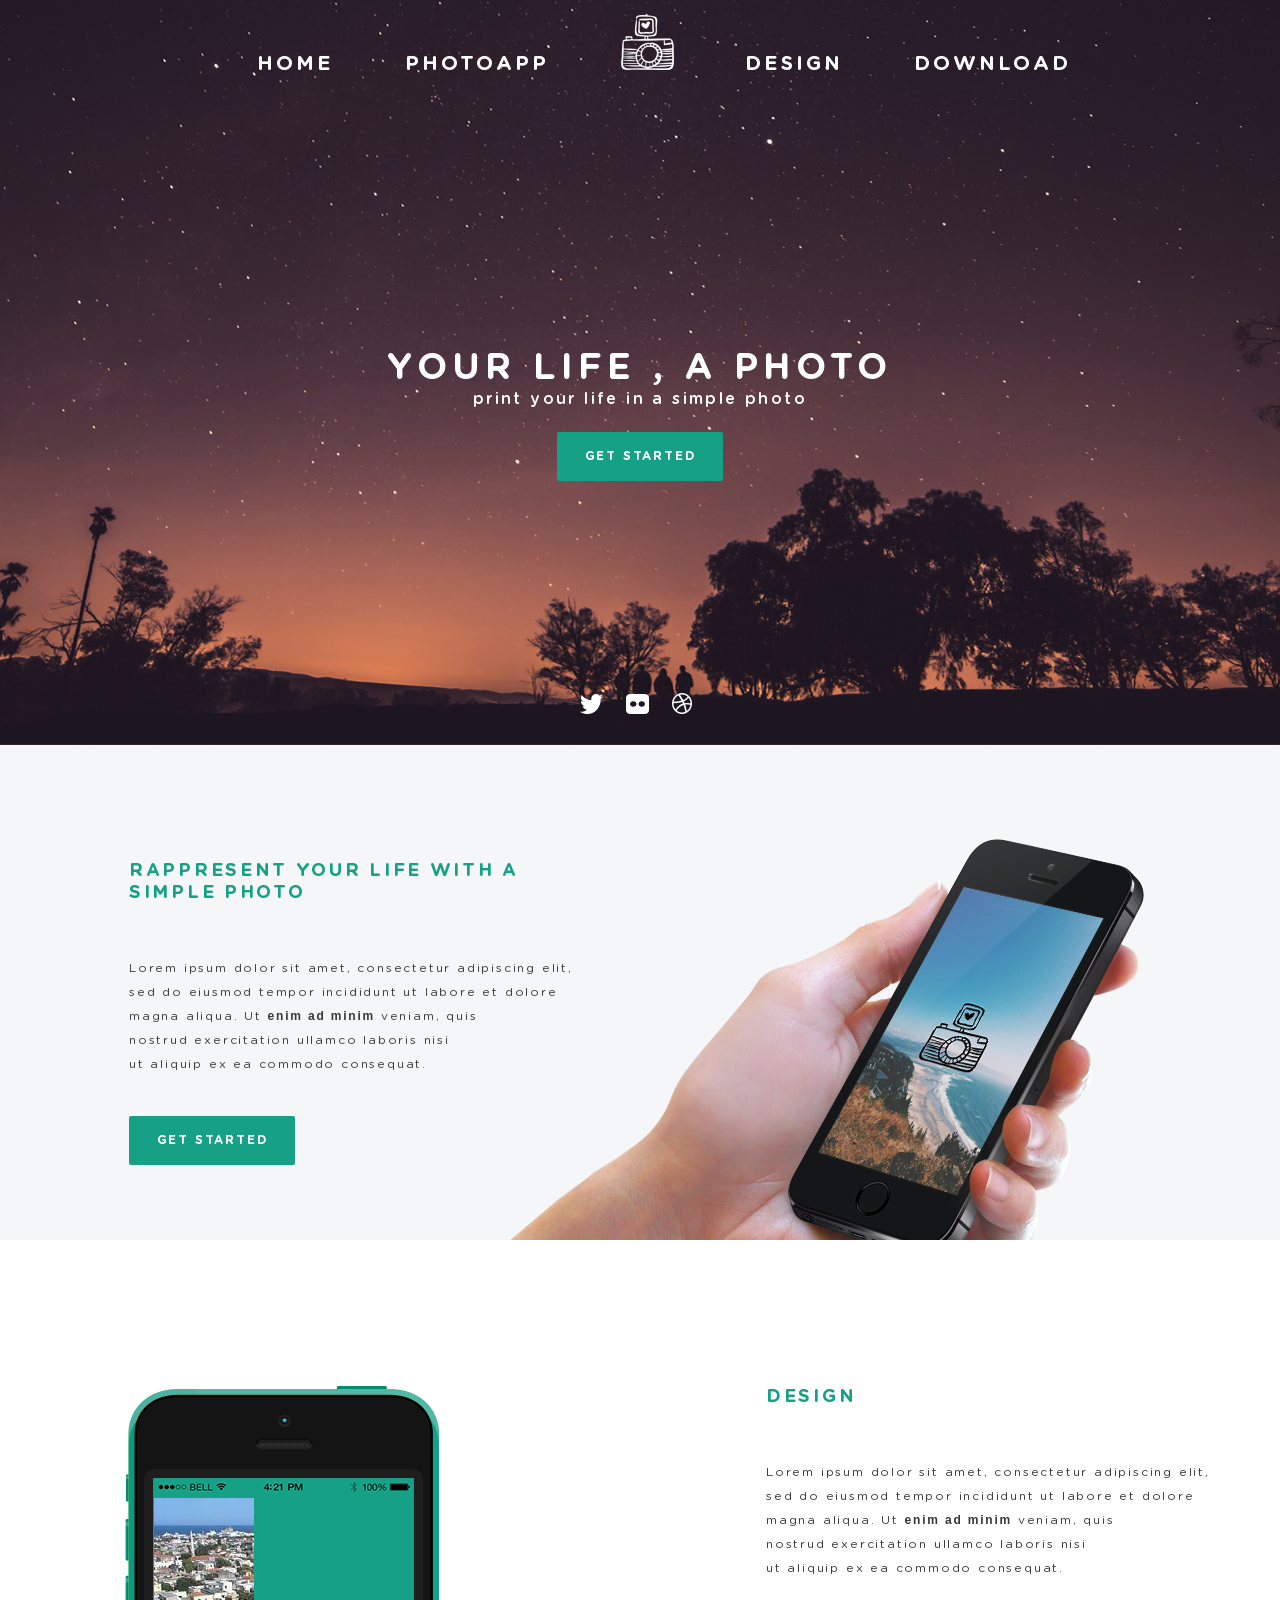
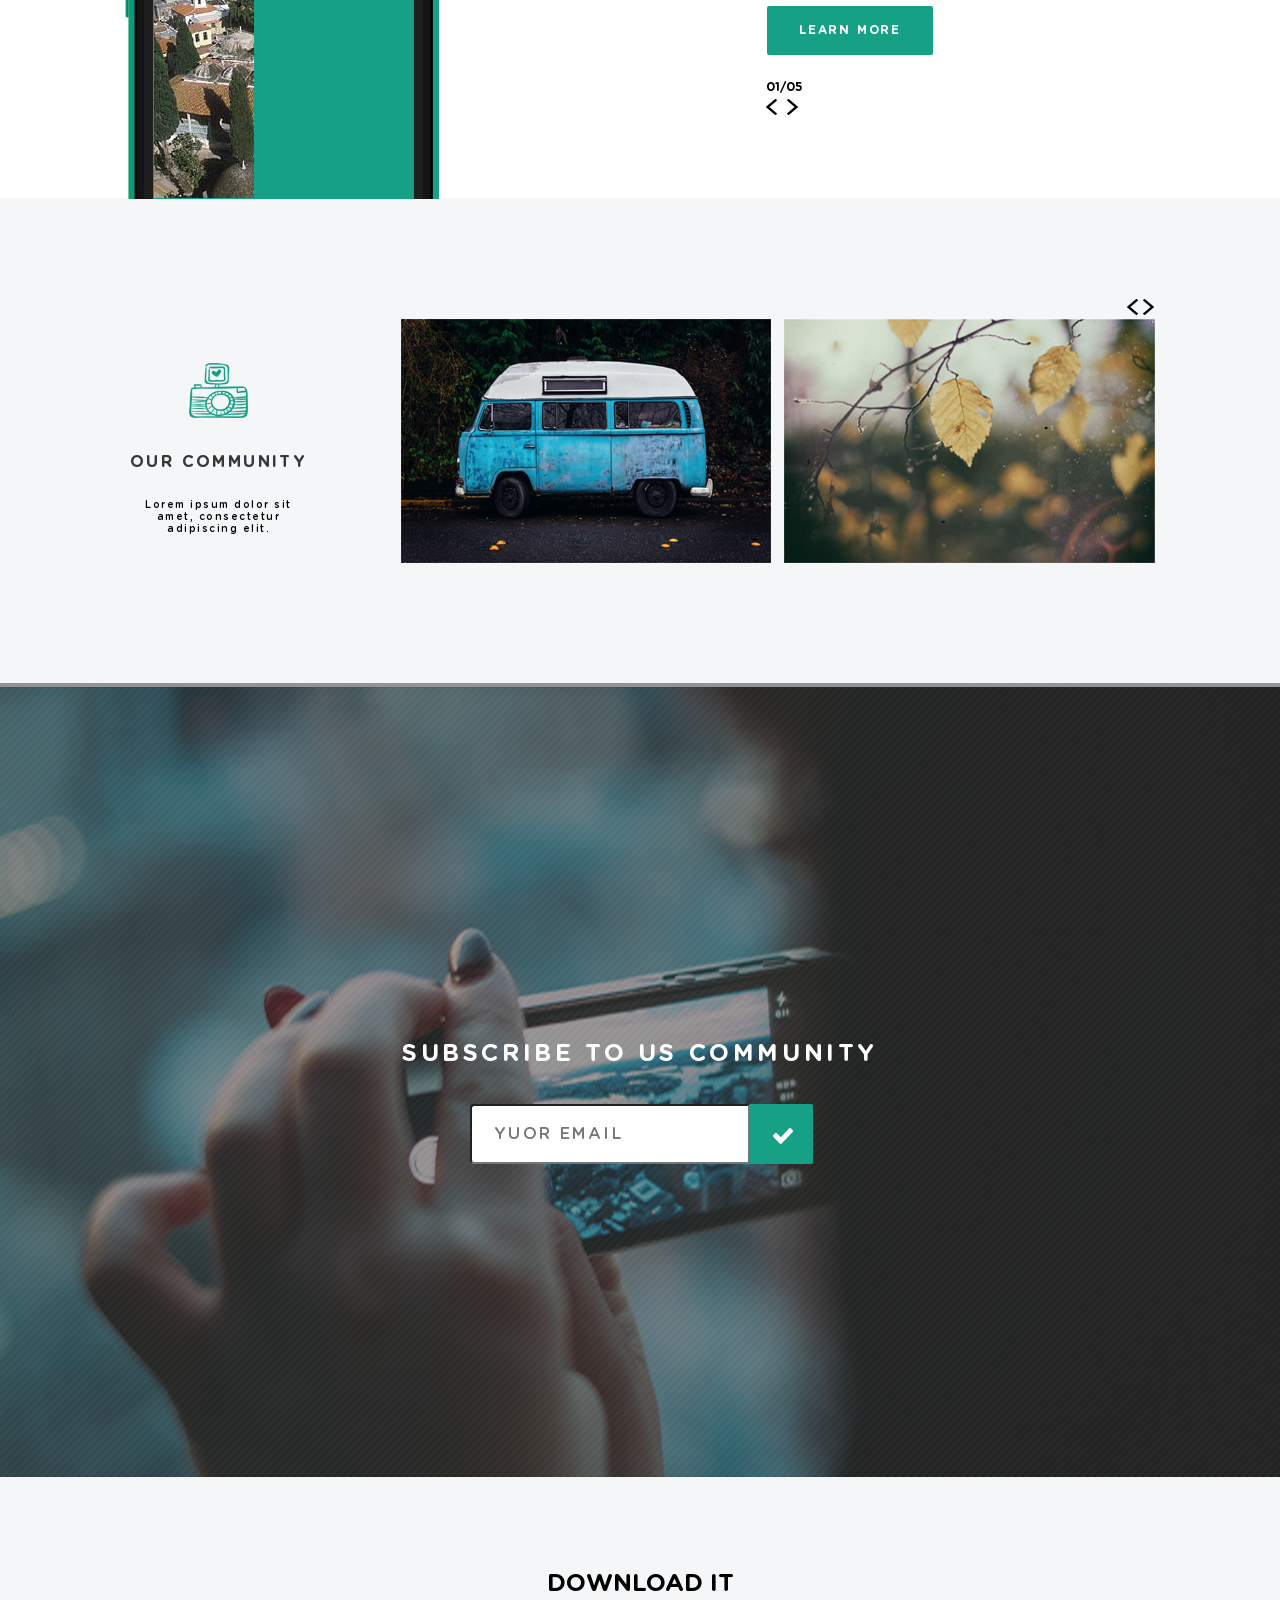
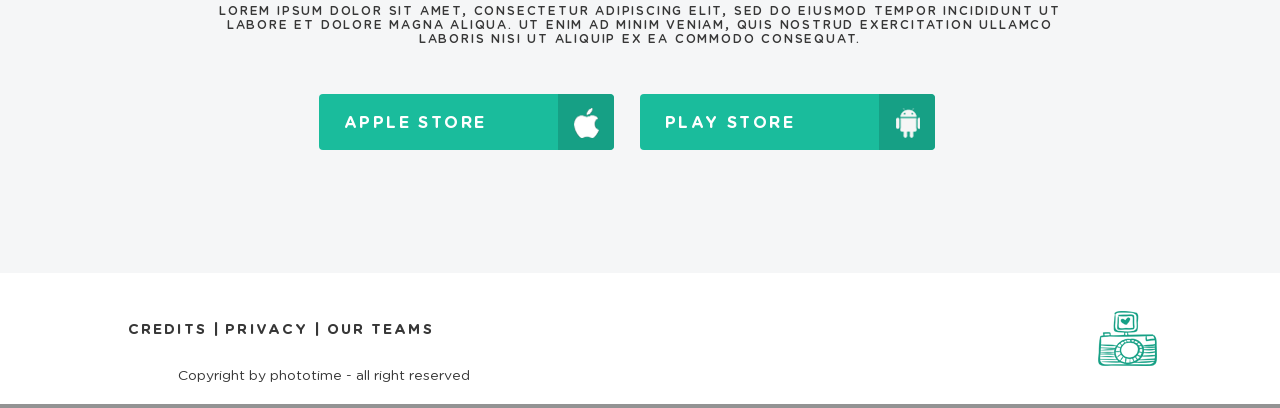
<file: Макет Phototime/index.html>
<!DOCTYPE html>
<html lang="en">
<head>
	<meta charset="UTF-8">
	<title>Макет</title>
	<link rel="stylesheet" href="style.css">
	<link rel="stylesheet" href="fonts.css">
	<link rel="stylesheet" type="text/css" href="slick/slick.css"/>
	<link rel="stylesheet" type="text/css" href="slick/slick-theme.css"/>
</head>
<body>
		<header class="header">
				<div class="wrapper">
					<nav class="header-nav">
							<ul>
								<li class="header-list-item">
									<a href="#" class="header-nav-link">HOME</a>
								</li>
								<li class="header-list-item">
									<a href="#" class="header-nav-link">PHOTOAPP</a>
								</li>
								<li class="header-list-item">
									<a href="#" class="header-nav-link">
										<img src="images/whitefoto.png" alt="Your phone">
									</a>
								</li>
								<li class="header-list-item">
									<a href="#" class="header-nav-link">DESIGN</a>
								</li>
								<li class="header-list-item">
									<a href="#" class="header-nav-link">DOWNLOAD</a>
								</li>
							</ul>
						</nav>
					<div class="header-logo">
						<h1>YOUR LIFE , A PHOTO</h1>
						<p class="slogan">print your life in a simple photo</p>
						<a href="#">
						<label class="header-botom">
				          <input type="submit" value="GET STARTED">
				          GET STARTED
							</label>
						</a>
					</div>
					<div class="header-soc">
						<ul>
							<a href="#">
								<li class="twit">
									<img src="images/twitter.png" alt="Your phone">
								</li>
							</a>
							<a href="#">
								<li class="inst">
									<img src="images/ficir.png" alt="Your phone">
								</li>
							</a>
							<a href="#">
								<li class="round">
									<img src="images/dribble.png" alt="Your phone">
								</li>
								</a>
						</ul>
					</div>
			</div>
		</header>
			<div class="contant1">
				<div class="wrapper">
							<div class="contant1_init">
									<h2>Rappresent your life with a<br />simple photo</h2>
									<section>Lorem ipsum dolor sit amet, consectetur adipiscing elit,<br />sed do eiusmod tempor incididunt ut labore et dolore<br />magna aliqua. Ut <strong>enim ad minim</strong> veniam, quis<br />nostrud exercitation ullamco laboris nisi<br />ut aliquip ex ea commodo consequat.</section>
									<a href="#">
											<label class="contant1-botom">
								          <input type="submit" value="GET STARTED">
								          GET STARTED
											</label>
							</a>
							</div>
					</div>
			</div>
			<div class="contant2">
				<div class="wrapper">
					<div class="contant2-sl">
								<div class="sl-slide1">
										<a href="#">
											<img src="images/49_big.jpg" alt="img">
										</a>
								</div>
								<div class="sl-slide1">
										<a href="#">
											<img src="images/663.jpg" alt="img">
										</a>
									</div>
								<div class="sl-slide1">
										<a href="#">
											<img src="images/Home-Page.jpg" alt="img">
										</a>
								</div>
								<div class="sl-slide1">
										<a href="#">
											<img src="images/gz.jpg" alt="img">
										</a>
									</div>
								<div class="sl-slide1">
										<a href="#">
											<img src="images/Strange-Homes.jpg" alt="img">
										</a>
								</div>
								<div class="sl-slide1">
										<a href="#">
											<img src="images/355.jpg" alt="img">
										</a>
									</div>
						</div>
					<div class="contant2_init">
						<h2>DESIGN</h2>
						<section>Lorem ipsum dolor sit amet, consectetur adipiscing elit,<br />sed do eiusmod tempor incididunt ut labore et dolore<br />magna aliqua. Ut <strong>enim ad minim</strong> veniam, quis<br />nostrud exercitation ullamco laboris nisi<br />ut aliquip ex ea commodo consequat.</section>
						<a href="#">
							<label class="contant2-botom">
				          <input type="submit" value="LEARN MORE">
				          LEARN MORE
							</label>
						</a>
						<div class="more">01/05</div>
						<div class="bottom-left"></div>
						<div class="bottom-right"></div>
					</div>
				</div>
			</div>
			<div class="contant3">
				<div class="wrapper">
						<div class="community">
								<div class="contant3-logo">
										<img src="images/greenfoto.png" alt="Your phone">
								</div>
								<h3 class="our">OUR COMMUNITY</h3>
								<div class="com_p">Lorem ipsum dolor sit<br/>amet, consectetur<br/>adipiscing elit.
								</div>
						</div>
						<div class="contant3-sl">
								<div class="sl-slide">
										<a href="#">
											<img src="images/image2.png" alt="Your phone">
										</a>
								</div>
								<div class="sl-slide">
										<a href="#">
											<img src="images/image1.png" alt="Your phone">
										</a>
									</div>
								<div class="sl-slide">
										<a href="#">
											<img src="images/image2.png" alt="Your phone">
										</a>
								</div>
								<div class="sl-slide">
										<a href="#">
											<img src="images/image1.png" alt="Your phone">
										</a>
									</div>
								<div class="sl-slide">
										<a href="#">
											<img src="images/image2.png" alt="Your phone">
										</a>
								</div>
								<div class="sl-slide">
										<a href="#">
											<img src="images/image1.png" alt="Your phone">
										</a>
									</div>
						</div>
						</div>
					</div>
			<div class="contant4">
				<div class="wrapper">
					<div class="contant4_init">
						<h4>subscribe to us community</h4>
						<form name="mailex" method="post" ectype="text/plain" 
						action="mailto:ваша_почта">
							<input type="text" name="email" placeholder="YUOR EMAIL"/></form>
							<label class="file-upload">
				          <input type="submit" value="✔">
				          <a href="#">
				          	<img src="images/click.png" alt="Your click">
				          </a>
							</label>
					</div>
				</div>
			</div>
			<div class="contant5">
				<div class="wrapper">
						<div class="cont5_con">
							<h3>Download it</h3>
							<div class="store">Lorem ipsum dolor sit amet, consectetur adipiscing elit, sed do eiusmod tempor incididunt ut labore et dolore magna aliqua. Ut enim ad minim veniam, quis nostrud exercitation ullamco laboris nisi ut aliquip ex ea commodo consequat.</div>
							<div class="cont5_bottom">
								<a href="#">
									<div class="apple_store">apple store</div>
								</a>
								<a href="#">
									<div class="play_store">play store</div>
								</a>
							</div>
						</div>
				</div>
			</div>
		<footer class="footer">
			<div class="wrapper">	
				<div class="footer_right">
					<div class="credit">
						<a href="#">CREDITS</a>
		 				<a href="#">PRIVACY</a>
		 				<a href="#">OUR TEAMS</a>
					</div>
					<div class="credit-p">Copyright by phototime - all right reserved</div>
				</div>
				<a href="#">
							<div class="footer_img">
								<img src="images/greenfoto.png" alt="Your poto">
							</div>
				</a>
			</div>
		</footer>
<script src="https://ajax.googleapis.com/ajax/libs/jquery/3.2.1/jquery.min.js"></script>
<script type="text/javascript" src="slick/slick.min.js"></script>
 <script type="text/javascript">
    $(document).ready(function(){
       $('.contant3-sl').slick({
			  slidesToShow: 2,
			  slidesToScroll: 1,
			  autoplay: true,
			  autoplaySpeed: 3000,
			  dots: false,
			  prevArrow: '<div class="prev"><img src="images/last.png"></div>',
				nextArrow: '<div class="next"><img src="images/next.png"></div>'
			});
    });
     $(document).ready(function(){
       $('.contant2-sl').slick({
			  slidesToShow: 1,
			  slidesToScroll: 1,
			  autoplay: true,
			  autoplaySpeed: 3000,
			  dots: false,
			  fade: true,
			  prevArrow: '<div class="prev1"><img src="images/last.png"></div>',
				nextArrow: '<div class="next1"><img src="images/next.png"></div>'
			});
    });
  </script>
  </body>
</html>
</file>
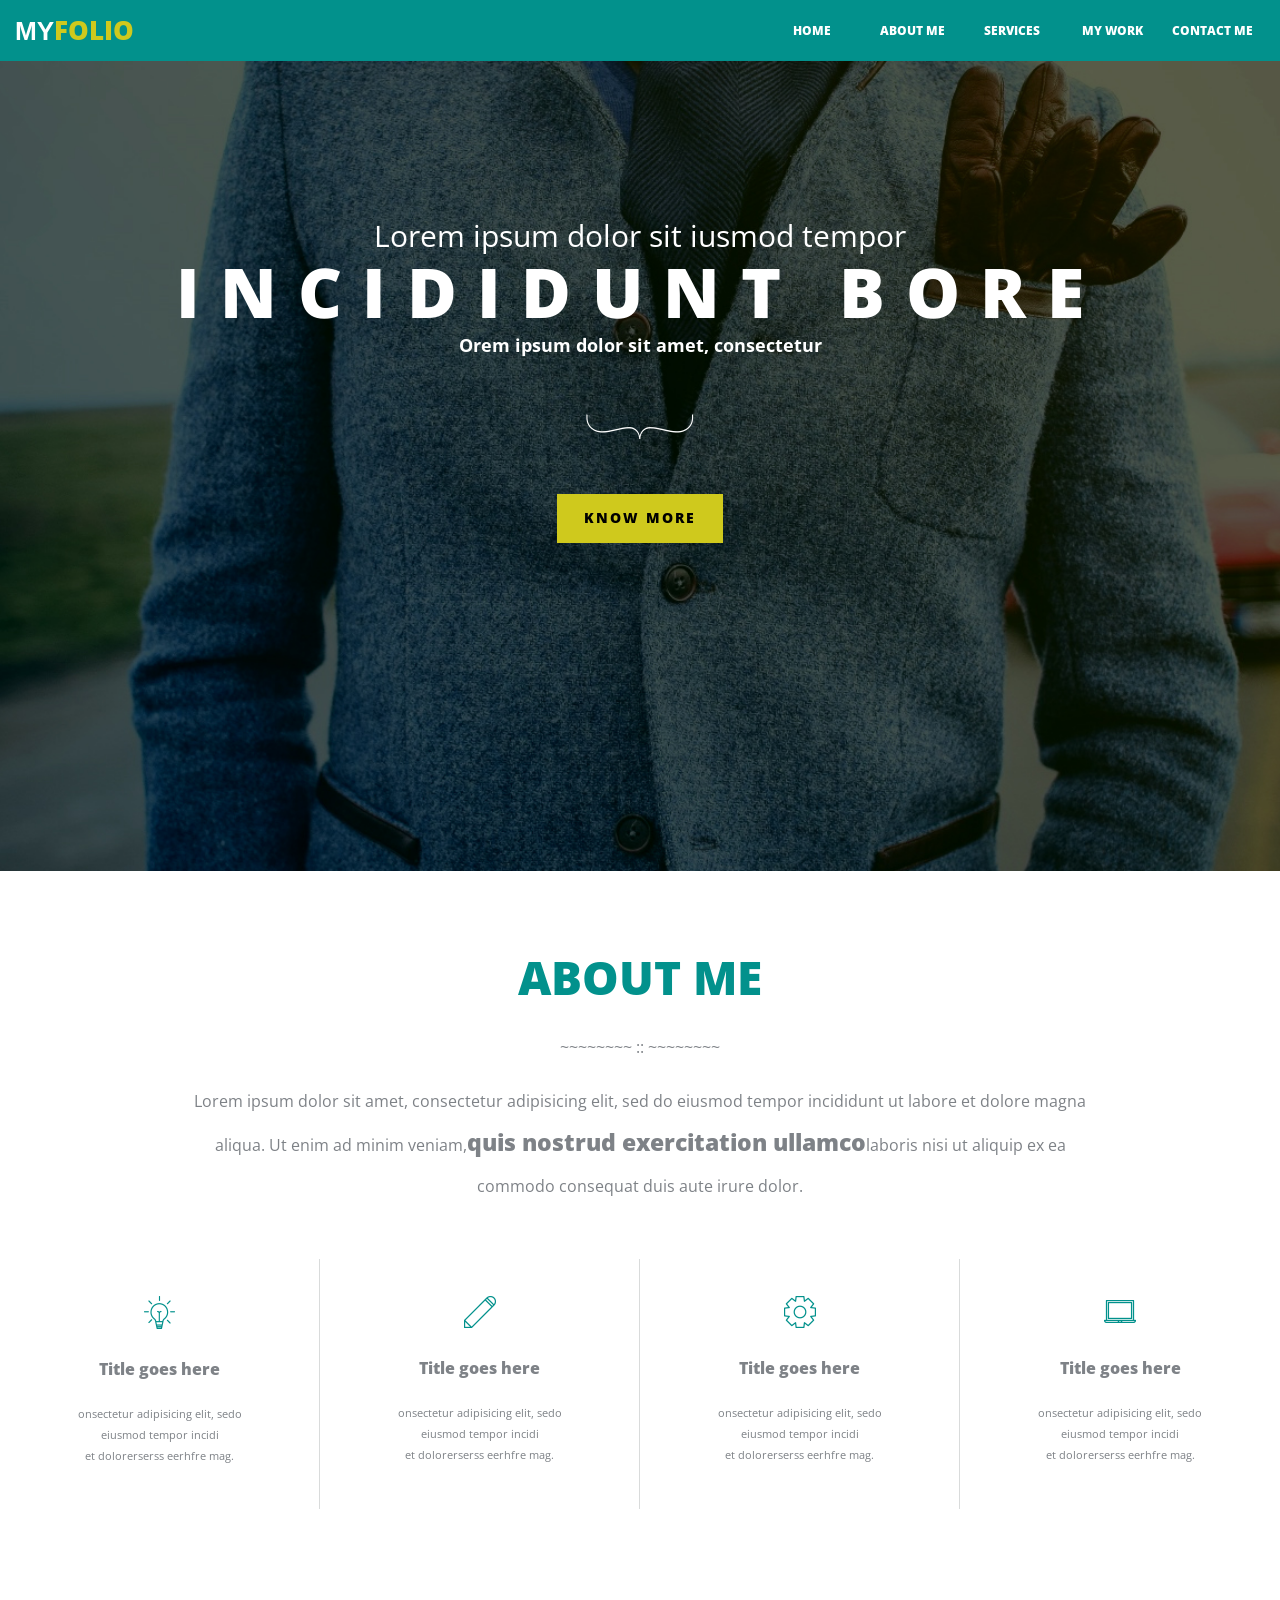
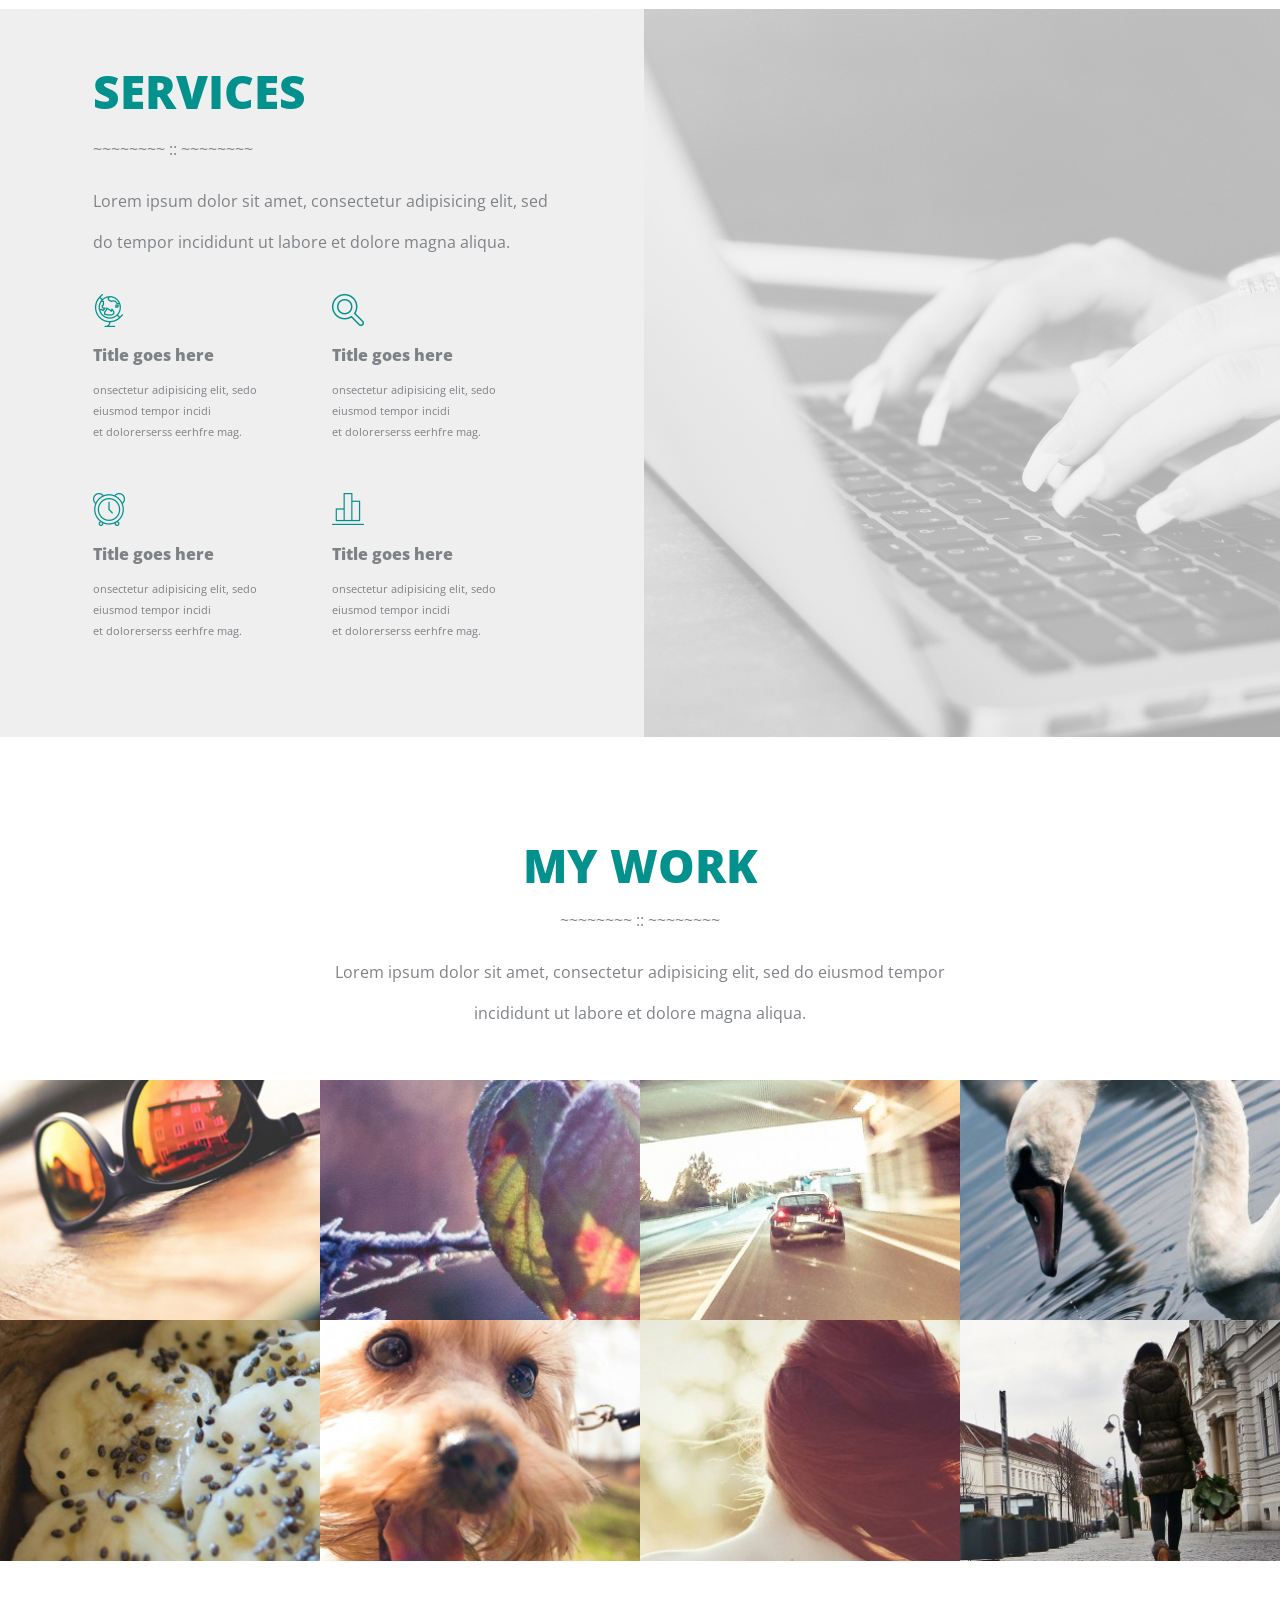
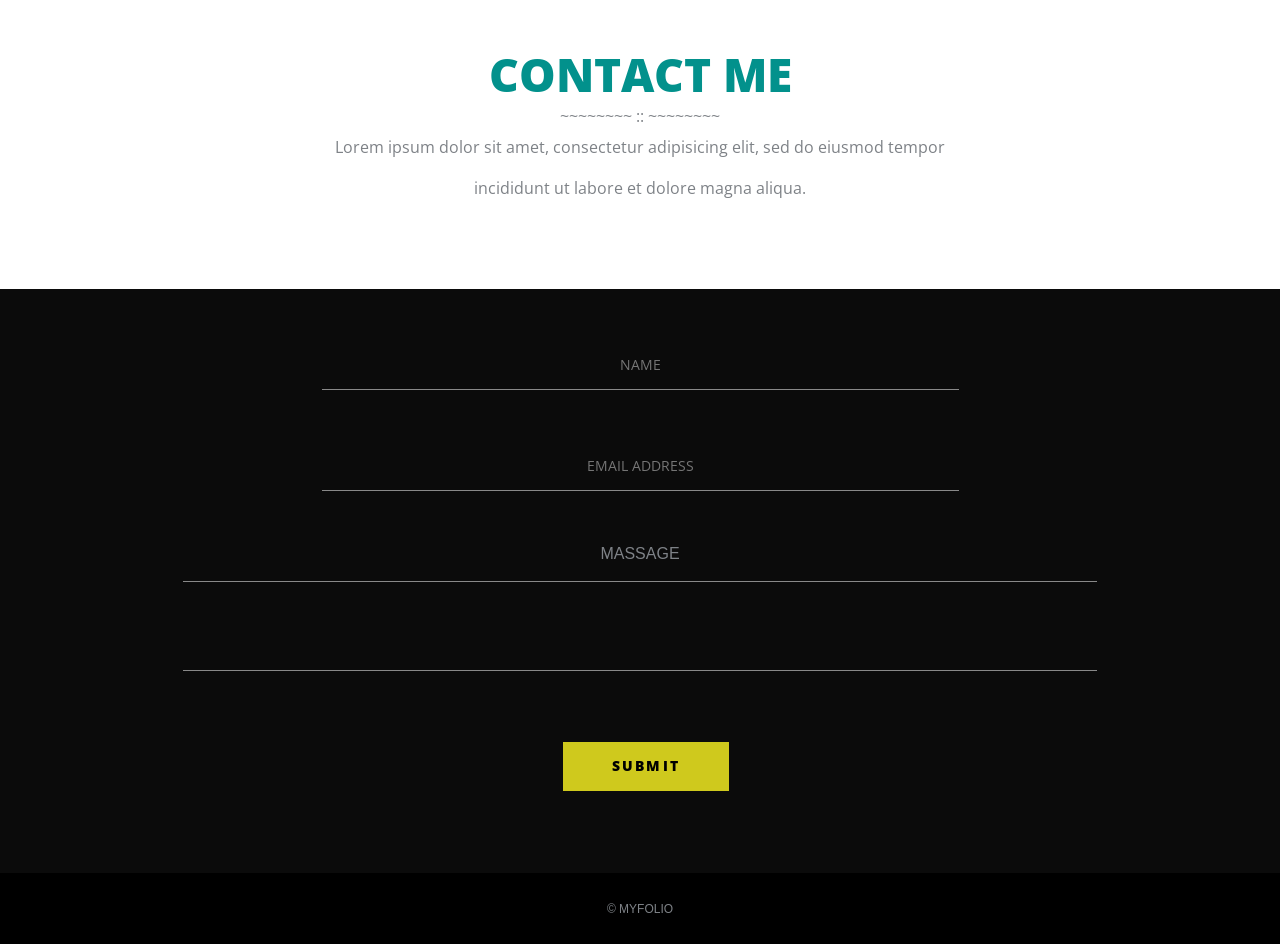
<file: Макет№1/index.html>
<!DOCTYPE html>
<html lang="en">
<head>
	<meta charset="UTF-8">
	<title>Макет №1</title>
	<meta name="viewport" content="width=device-width, initial-scale=1">
	<link href="https://fonts.googleapis.com/css?family=Open+Sans:400,700,800" rel="stylesheet">
	<link rel="stylesheet" href="style.css">
	<link rel="stylesheet" href="style-responsive.css">
</head>
<body>
	<div class="container">
			<header class="header">
				<div class="wrapper1">
					<a href="#" class="header-logo"><b style="color:#fff">MY</b>FOLIO</a>
					<label class="nav-burger" id="burger1" data-toggle="dropdown" for="burger">Menu</label>
					<ul id="mobile-nav" class="nav">
						<li class="nav-link"><a href="#" class="nav-link">HOME</a></li>
						<li class="nav-link"><a href="#ABOUT_ME" class="nav-link">ABOUT ME</a></li>
						<li class="nav-link"><a href="#SERVICES" class="nav-link">SERVICES</a></li>
						<li class="nav-link"><a href="#MY_WORK" class="nav-link">MY WORK</a></li>
						<li class="nav-link"><a href="#CONTACT_ME" class="nav-link">CONTACT ME</a></li>
					</ul>

					<nav class="header-nav">
						<ul>
							<li class="header-list-item">
								<a href="#" class="header-nav-link">HOME</a>
							</li>
							<li class="header-list-item">
									<a href="#ABOUT_ME" class="header-nav-link">ABOUT ME</a>
							</li>
							<li class="header-list-item">
									<a href="#SERVICES" class="header-nav-link">SERVICES</a>
							</li>
							<li class="header-list-item">
									<a href="#MY_WORK" class="header-nav-link">MY WORK</a>
							</li>
							<li class="header-list-item">
									<a href="#CONTACT_ME" class="header-nav-link">CONTACT ME</a>
							</li>
						</ul>
					</nav> 
				</div>
			</header>
			<div class="contant1">
				<div class="wrapper">
					<div class="contant1-box">
						<div class="contant1-init">Lorem ipsum dolor sit iusmod tempor</div>
						<h1>incididunt bore</h1>
						<p>Orem ipsum dolor sit amet, consectetur</p>
						<div class="skob">
							<img src="images/skoba.png" alt="My folio">
						</div>
						<a href="#" class="contant1-botom">KNOW MORE</a>
					</div>
				</div>
			</div>
			<div id="ABOUT_ME" class="contant2">
				<div class="wrapper">
					<div class="contant2-init">
						<h2>ABOUT ME</h2>
						<div class="contant2-slash">~~~~~~~~ :: ~~~~~~~~</div>
						<div class="cont2-p">Lorem ipsum dolor sit amet, consectetur adipisicing elit, sed do eiusmod tempor incididunt ut labore et dolore magna aliqua. Ut enim ad minim veniam,<strong>quis nostrud exercitation ullamco</strong>laboris nisi ut aliquip ex ea commodo consequat duis aute irure dolor.</div>
					</div>
					<div class="contant2-nav">
						<ul>
							<li class="contant2-list-item">
								<img src="images/lamp.png" alt="My idea" >
								<h3>Title goes here</h3>
								<div class="cont2-div"><p>onsectetur adipisicing elit, sedo</p><p>eiusmod tempor incidi</p><p>et dolorerserss eerhfre mag.</p></div>
							</li>
							<li class="contant2-list-item">
								<img src="images/pen.png" alt="My note">
								<h3>Title goes here</h3>
								<div  class="cont2-div"><p>onsectetur adipisicing elit, sedo</p><p>eiusmod tempor incidi</p><p>et dolorerserss eerhfre mag.</p></div>
							</li>
							<li class="contant2-list-item">
								<img src="images/sitting.png" alt="My sitting">
								<h3>Title goes here</h3>
								<div  class="cont2-div"><p>onsectetur adipisicing elit, sedo</p><p>eiusmod tempor incidi</p><p>et dolorerserss eerhfre mag.</p></div>
							</li>
							<li class="contant2-list-item">
								<img src="images/komp.png" alt="My comp">
								<h3>Title goes here</h3>
								<div  class="cont2-div"><p>onsectetur adipisicing elit, sedo</p><p>eiusmod tempor incidi</p><p>et dolorerserss eerhfre mag.</p></div>
							</li>
						</ul>
					</div>
				</div>
			</div>
			<div id="SERVICES" class="contant3">
				<div class="wrapper">
					<div class="contant3-init">
							<h2>SERVICES</h2>
							<div class="contant3-slash">~~~~~~~~ :: ~~~~~~~~</div>
							<div class="contant3-disc">Lorem ipsum dolor sit amet, consectetur adipisicing elit, sed do tempor incididunt ut labore et dolore magna aliqua.</div>
							<div class="contant3-nav">
								<ul>
									<li class="contant3-list-item">
											<img src="images/globe.png" alt="Globe">
											<h3>Title goes here</h3>
											<div class="cont3-div"><p>onsectetur adipisicing elit, sedo</p><p>eiusmod tempor incidi</p><p>et dolorerserss eerhfre mag.</p></div>
									</li>
									<li class="contant3-list-item">
												<img src="images/search.png" alt="Search">
												<h3>Title goes here</h3>
												<div class="cont3-div"><p>onsectetur adipisicing elit, sedo</p><p>eiusmod tempor incidi</p><p>et dolorerserss eerhfre mag.</p></div>
									</li>
									<li class="contant3-list-item">
												<img src="images/clock.png" alt="Clock">
												<h3>Title goes here</h3>
												<div class="cont3-div"><p>onsectetur adipisicing elit, sedo</p><p>eiusmod tempor incidi</p><p>et dolorerserss eerhfre mag.</p></div>
									</li>
									<li class="contant3-list-item">
												<img src="images/scale.png" alt="Scale">
												<h3>Title goes here</h3>
												<div class="cont3-div"><p>onsectetur adipisicing elit, sedo</p><p>eiusmod tempor incidi</p><p>et dolorerserss eerhfre mag.</p></div>
									</li>
								</ul>
							</div>
					</div>
				</div>
			</div>
			<div id="MY_WORK" class="contant4">
				<div class="wrapper">
					<div class="contant4-init">
						<h2>MY WORK</h2>
						<div class="contant4-slash">~~~~~~~~ :: ~~~~~~~~</div>
						<div class="cont4-div">Lorem ipsum dolor sit amet, consectetur adipisicing elit, sed do eiusmod tempor incididunt ut labore et dolore magna aliqua.</div>
					</div>
				</div>
					<div class="row">
						<ul>
							<li>
								<a href="#" class="contant4-nav-link">
										<img src="images/foto1.jpg" alt="Foto1" width="317px" height="238px">
										<div class="description">
											<div class="description-box">
												<h3>Title goes here</h3>
												<div class="description_text"><p>onsectetur adipisicing elit, sedo</p><p> eiusmod tempor incidi</p><p>et dolorerserss eerhfre mag.</p></div>
											</div>
										</div>
								</a>
							</li>
							<li>
								<a href="#" class="contant4-nav-link">
										<img src="images/foto2.jpg" alt="Foto2" width="317px" height="238">
										<div class="description">
											<div class="description-box">
												<h3>Title goes here</h3>
												<div class="description_text"><p>onsectetur adipisicing elit, sedo</p><p> eiusmod tempor incidi</p><p>et dolorerserss eerhfre mag.</p></div>
											</div>
										</div>
								</a>
							</li>
							<li>
								<a href="#" class="contant4-nav-link">
										<img src="images/foto3.jpg" alt="Foto3" width="317px" height="238px">
										<div class="description">
											<div class="description-box">
												<h3>Title goes here</h3>
												<div class="description_text"><p>onsectetur adipisicing elit, sedo</p><p> eiusmod tempor incidi</p><p>et dolorerserss eerhfre mag.</p></div>
											</div>
										</div>
								</a>
							</li>
							<li>
								<a href="#" class="contant4-nav-link">
										<img src="images/foto4.jpg" alt="Foto4" width="317px" height="238px">
										<div class="description">
											<div class="description-box">
												<h3>Title goes here</h3>
												<div class="description_text"><p>onsectetur adipisicing elit, sedo</p><p> eiusmod tempor incidi</p><p>et dolorerserss eerhfre mag.</p></div>
											</div>
										</div>
								</a>
							</li>
							<li>
								<a href="#" class="contant4-nav-link">
										<img src="images/foto5.jpg" alt="Foto5" width="317px" height="238px">
										<div class="description">
											<div class="description-box">
												<h3>Title goes here</h3>
												<div class="description_text"><p>onsectetur adipisicing elit, sedo</p><p> eiusmod tempor incidi</p><p>et dolorerserss eerhfre mag.</p></div>
											</div>
										</div>
								</a>
							</li>
							<li>
								<a href="#" class="contant4-nav-link">
										<img src="images/foto6.jpg" alt="Foto6" width="317px" height="238px">
										<div class="description">
											<div class="description-box">
												<h3>Title goes here</h3>
												<div class="description_text"><p>onsectetur adipisicing elit, sedo</p><p> eiusmod tempor incidi</p><p>et dolorerserss eerhfre mag.</p></div>
											</div>
										</div>
								</a>
							</li>
							<li>
								<a href="#" class="contant4-nav-link">
										<img src="images/foto7.jpg" alt="Foto7" width="317px" height="238px">
										<div class="description">
											<div class="description-box">
												<h3>Title goes here</h3>
												<div class="description_text"><p>onsectetur adipisicing elit, sedo</p><p> eiusmod tempor incidi</p><p>et dolorerserss eerhfre mag.</p></div>
											</div>
										</div>
								</a>
							</li>
							<li>
								<a href="#" class="contant4-nav-link">
										<img src="images/foto8.jpg" alt="Foto8" width="317px" height="238px">
										<div class="description">
											<div class="description-box">
												<h3>Title goes here</h3>
												<div class="description_text"><p>onsectetur adipisicing elit, sedo</p><p> eiusmod tempor incidi</p><p>et dolorerserss eerhfre mag.</p></div>
											</div>
										</div>
								</a>
							</li>
						</ul>
					</div>
			</div>
			<div id="CONTACT_ME" class="contant5">
				<div class="wrapper">
					<div class="contant5_init">
						<h2>CONTACT ME</h2>
						<span class="contant5-slash">~~~~~~~~ :: ~~~~~~~~</span>
						<div class="cont5-div">Lorem ipsum dolor sit amet, consectetur adipisicing elit, sed do eiusmod tempor incididunt ut labore et dolore magna aliqua.</div>
					</div>
				</div>
			</div>
			<div class="contant6">
				<div class="wrapper">
					<form class="contact_form" action="#" method="post" name="contact_form">
							<div class="input-group">
						    <label for="name"></label>
						    <input type="text" placeholder="NAME" name="name" required>
						  </div>
						  <div class="input-group">
						    <label for="email"></label>
						    <input type="email" placeholder="EMAIL ADDRESS" name="email" required>
						  </div>
						  <div class="input-group">
   					 		<label for="message">MASSAGE</label>
      					<textarea name="message" maxlength="350"></textarea>
  						</div>
  						<label class="form_bottom">SUBMIT
								<input type="submit" value="SUBMIT">
							</label>
					</form>
				</div>
			</div>	
</div>
			<footer class="footer">
				<div class="wrapper">
					<a href="#" class="footer_text"><span>© MYFOLIO</span></a>
				</div>
			</footer>
	<script src="https://ajax.googleapis.com/ajax/libs/jquery/3.2.1/jquery.min.js"></script>
	<script>
		$('#burger1').on('click', function() {
		  $(this).toggleClass('active')
		  $('#mobile-nav').toggleClass('open')
		})

		$('.nav a').on('click', function() {
		  $('#burger1').removeClass('active')
		  $('#mobile-nav').removeClass('open')
		})
	</script>
</body>
</html>
</file>
<file: Макет Phototime/style.css>
*{
	margin: 0;
	padding: 0;
	box-sizing: border-box;
	font-family: sans-serif;
}
body {
	background-color: #939393;
	margin: 0;
	font-size: 16px;
	width: 100%;
	height: 100%;
}
.wrapper {
	width: 1280px;
	height: 100%;
	margin-left: auto;
	margin-right: auto;
	position: relative;
}
header {
	width: 100%;
	height: 46.563em;
	background: url(images/header.png) 100% 100% no-repeat;
	background-color: #573941;
	background-size: contain;
	background-position: 50% 50%;
}
.header-nav {
	padding-left: 4.063em;
  margin-left: auto;
  margin-right: auto;
  text-align: center;
}
.header-nav a {
  font-size: 20px;
  text-decoration: none;
  display: inline-block;
  padding: 0.625em 1.250em;
  color: #fff;
}
.header-nav-link {
	display: inline-block;
	padding: 0.625em 1.250em;
	color: #fff;
	text-decoration: none;
	font: 16px GothamRounded bold;
	letter-spacing: 0.15em;
}
.header-nav-link:after,
.header-nav-link:before {
  -webkit-backface-visibility: hidden;
          backface-visibility: hidden;
  border: 1px solid rgba(31, 203, 169, 0);
  bottom: 0px;
  content: " ";
  display: block;
  margin: 0 auto;
  position: relative;
  -webkit-transition: all 280ms ease-in-out;
  transition: all 280ms ease-in-out;
  width: 0;
}
.header-nav-link:hover:after,
.header-nav-link:hover:before {
  -webkit-backface-visibility: hidden;
          backface-visibility: hidden;
  border-color: #1fcba9;
  -webkit-transition: width 350ms ease-in-out;
  transition: width 350ms ease-in-out;
  width: 100%;
}
.header-nav-link:hover:before {
  bottom: auto;
  top: 0;
  width: 100%;
}
 nav li {
   display: inline-block;
}
.header-logo {
	display: block;
	text-align: center;
	margin-top: 257px;
	margin-left: auto;
	margin-right: auto; 
	position: relative;
}
h1 {
	text-transform: uppercase;
	color: #fff;
	font: 36px GothamRounded bold;
	letter-spacing: 0.15em;
}
.slogan {
	text-align: center;
	color: #fff;
	font: 16px GothamRounded medium;
	letter-spacing: 0.15em;
}
.header-botom {
	display: block;
  position: absolute;
  top: 85px;
  left: 557px;
  overflow: hidden; 
  width: 166px;
  height: 49px;
  background: #16a085;
  border-radius: 2px;
  color: #fff;
  text-align: center;
  padding-top: 17px;
  cursor: pointer;
  font: 12px GothamRounded bold;
	letter-spacing: 0.15em;
}
.header-botom input[type="submit"] {
    display: none; 
}
.header-botom:after {
  background: #91ecda;
  content: "";
  height: 155px;
  left: -75px;
  opacity: .9;
  position: absolute;
  top: -35px;
  left: -95px;
  -webkit-transform: rotate(35deg);
          transform: rotate(35deg);
  -webkit-transition: all 550ms cubic-bezier(0.19, 1, 0.22, 1);
  transition: all 550ms cubic-bezier(0.19, 1, 0.22, 1);
  width: 50px;
  z-index: 10;
}
.header-botom:hover:after {
  left: 120%;
  -webkit-transition: all 550ms cubic-bezier(0.19, 1, 0.22, 1);
  transition: all 550ms cubic-bezier(0.19, 1, 0.22, 1);
}
.header-soc {
	text-align: center;
	position: absolute;
	left: 580px;
	bottom: 26px;
}
div li {
	display: inline-block;
	padding-right: 17px;
}
.contant1 {
	height: 30.938em;
	width: 100%;
	background-color: #f5f6f7;
	display: block;
	position: relative;
}
.contant1_init {
	float: left;
	height: 18em;
	min-width: 28.125em;
	margin-top: 7.188em;
	margin-left: 8.063em;
}
h2 {
	color: #16a085;
	font: 18px GothamRounded bold;
	letter-spacing: 0.15em;
	text-transform: uppercase;
	margin-bottom: 52px;
}
section {
	color: #373737;
	font-size: 12px;
	font-family: "GothamRounded regular", Arial, sans-serif;
	letter-spacing: 0.15em;
	line-height: 24px;
}
.contant {
	width: 100%;
	height: 30.938em;
	position: relative;
}
.contant1-botom {
	display: block;
  position: absolute;
  top: 371px;
  left: 129px;
  overflow: hidden; 
  width: 166px;
  height: 49px;
  background: #16a085;
  border-radius: 2px;
  color: #fff;
  text-align: center;
  padding-top: 17px;
  cursor: pointer;
  font: 12px GothamRounded bold;
	letter-spacing: 0.15em;
}
.contant1-botom input[type="submit"] {
    display: none; 
}
.contant1-botom:after {
  background: #91ecda;
  content: "";
  height: 155px;
  opacity: .7;
  position: absolute;
  top: -55px;
  left: -60%;
  -webkit-transform: rotate(35deg);
          transform: rotate(35deg);
  -webkit-transition: all 550ms cubic-bezier(0.19, 1, 0.22, 1);
  transition: all 550ms cubic-bezier(0.19, 1, 0.22, 1);
  width: 50px;
  z-index: 10;
}
.contant1-botom:hover:after {
  left: 120%;
  -webkit-transition: all 550ms cubic-bezier(0.19, 1, 0.22, 1);
  transition: all 550ms cubic-bezier(0.19, 1, 0.22, 1);
}
.contant1 .wrapper {
	background: url(images/hand.png) no-repeat 79% 100%;
}
.contant2 {
	background-color: #fff;
	height: 558px;
	display: inline-block;
	width: 100%;
}
.contant2-sl {
	float: left;
	width: 100px;
	height: 300px;
	margin-left: 154px;
	margin-top: 112px;
}
.prev1 {
	position: absolute;
	top: 201px;
	left: 612px;
}
.next1 {
	position: absolute;
	top: 201px;
	left: 633px;
}
.contant2_init {
	margin-top: 146px;
	width: 450px;
	margin-left: 766px;
}
.contant2-botom {
	display: block;
  position: absolute;
  top: 220px;
  left: 767px;
  overflow: hidden; 
  width: 166px;
  height: 49px;
  background: #16a085;
  border-radius: 2px;
  color: #fff;
  text-align: center;
  padding-top: 17px;
  cursor: pointer;
  font: 12px GothamRounded bold;
	letter-spacing: 0.15em;
}
.contant2-botom input[type="submit"] {
    display: none; 
}
.contant2-botom:after {
  background: #91ecda;
  content: "";
  height: 155px;
  left: -75px;
  opacity: .9;
  position: absolute;
  top: -35px;
  left: -95px;
  -webkit-transform: rotate(35deg);
          transform: rotate(35deg);
  -webkit-transition: all 550ms cubic-bezier(0.19, 1, 0.22, 1);
  transition: all 550ms cubic-bezier(0.19, 1, 0.22, 1);
  width: 50px;
  z-index: 10;
}
.contant2-botom:hover:after {
  left: 120%;
  -webkit-transition: all 550ms cubic-bezier(0.19, 1, 0.22, 1);
  transition: all 550ms cubic-bezier(0.19, 1, 0.22, 1);
}
.contant2 .wrapper {
	background: url(images/phone.png) no-repeat 13% 0%;
}
.more {
	margin-top: 100px;
	position: relative;
	color: #000;
	font: 12px GothamRounded bold;
}
.contant3 {
	background-color: #f5f6f7;
	height: 485px;
	display: inline-block;
	width: 100%;
}
.community {
	float: left;
	min-width: 174px;
	height: 100%;
	padding-top: 165px;
	padding-left: 130px;
}
div.com_p {
	color: #000;
	width: 100%;
	font: 10px GothamRounded medium;
	text-align: center;
	letter-spacing: 0.15em;
}
.contant3-sl {
	float: left;
	max-width: 765px;
	margin-left: 94px;
	margin-top: 121px;
	position: relative;
}
.sl-slide {
	float: left;
	padding-right: 30px;
}
.prev {
	position: absolute;
	top: -20px;
	left: 726px;
}
.next {
	position: absolute;
	top: -20px;
	left: 742px;
}
.contant3-img:after {
	position: absolute;
	content: "< >";
	font-size: 170%;
	padding-bottom: 10px;
	top: 95px;
	right: 129px;
}
.contant3-logo {
	text-align: center;
	margin-left: auto;
	margin-right: auto;
	padding-bottom: 31px;
}
h3.our {
	color: #373737;
	font: 16px GothamRounded bold;
	letter-spacing: 0.15em;
	text-transform: uppercase;
	padding-bottom: 27px;
	margin-left: auto;
	margin-right: auto;
	text-align: center;
}
.contant4 {
	width: 100%;
	height: 790px;
	background: url(images/footer.png) 100% 100% no-repeat;
	background-position: 50% 50%;
	background-color: #1d1e1d;
	text-align: center;
}
input {
	padding-left: 22px;
	color: #373737;
	font: 16px GothamRounded medium;
	letter-spacing: 0.15em;
	text-transform: uppercase;
	width: 280px;
	height: 60px;
	border-radius: 4px 0 0 4px;
}
.file-upload {
  display: block;
  position: absolute;
  top: 417px;
  left: 750px;
  overflow: hidden; 
  width: 63px;
  height: 60px;
  background: #16a085;
  border-radius: 0 2px 2px 0;
  color: #fff;
  text-align: center;
  cursor: pointer;
}
.file-upload:hover {
  background: #45dbbe;
}
.file-upload:after {
  background: #91ecda;
  content: " ";
  height: 155px;
  left: -75px;
  opacity: .9;
  position: absolute;
  top: -35px;
  left: -95px;
  -webkit-transform: rotate(35deg);
          transform: rotate(35deg);
  -webkit-transition: all 550ms cubic-bezier(0.19, 1, 0.22, 1);
  transition: all 350ms cubic-bezier(0.19, 1, 0.22, 1);
  width: 50px;
  z-index: 10;
}
.file-upload:hover:after {
  left: 150%;
  -webkit-transition: all 550ms cubic-bezier(0.19, 1, 0.22, 1);
  transition: all 550ms cubic-bezier(0.19, 1, 0.22, 1);
}
.file-upload input[type="submit"] {
    display: none; 
}
.label_p {
	padding-top: 24px;
	width: 40%;
}
form {
	margin-left: -60px;
}
h4 {
	color: #fff;
	font: 24px GothamRounded bold;
	letter-spacing: 0.15em;
	text-transform: uppercase;
	padding-top: 353px;
	padding-bottom: 35px;
}
.contant5 {
	height: 396px;
	width: 100%;
	background-color: #f5f6f7;
}
.cont5_con {
	padding-top: 93px;
	margin-left: auto;
  margin-right: auto;
  text-align: center;
  width: 69%;
  height: 187px;
}
.store {
	color: #373737;
	font: 12px GothamRounded medium;
	letter-spacing: 0.15em;
	text-transform: uppercase;
	text-align: center;
	padding-top: 5px;
	padding-bottom: 48px;
}
.cont5_bottom {
	display: inline-block;
	margin-left: auto;
	margin-right: auto;
}
.apple_store {
	float: left;
	width: 295px;
	height: 56px;
	background-color: #1abc9c;
	border-radius: 4px;
	color: #fff;
	font: 16px GothamRounded bold;
	letter-spacing: 0.15em;
	text-transform: uppercase;
	padding-left: 25px;
	padding-top: 20px;
	margin-right: 26px;
	text-align: left;
	position: relative;
	overflow: hidden;
}
.apple_store:before {
	content: url(images/white-apple-logo.png);
	background-color: #16a085;
	height: 42px;
	width: 56px;
	border-radius: 0 4px 4px 0;
	display: block;
	text-align: center;
	padding-top: 14px;
	margin-right: -56px;
	position: absolute;
	top: 0px;
	left: 239px;
}
.apple_store:after {
  background: #91ecda;
  content: "";
  height: 155px;
  left: -75px;
  opacity: .9;
  position: absolute;
  top: -35px;
  left: -95px;
  -webkit-transform: rotate(35deg);
          transform: rotate(35deg);
  -webkit-transition: all 550ms cubic-bezier(0.19, 1, 0.22, 1);
  transition: all 550ms cubic-bezier(0.19, 1, 0.22, 1);
  width: 50px;
  z-index: 10;
}
.apple_store:hover:after {
  left: 120%;
  -webkit-transition: all 550ms cubic-bezier(0.19, 1, 0.22, 1);
  transition: all 550ms cubic-bezier(0.19, 1, 0.22, 1);
}
.play_store {
	float: left;
	width: 295px;
	height: 56px;
	background-color: #1abc9c;
	border-radius: 4px;
	color: #fff;
	font: 16px GothamRounded bold;
	letter-spacing: 0.15em;
	text-transform: uppercase;
	padding-left: 25px;
	padding-top: 20px;
	margin-right: 26px;
	text-align: left;
	position: relative;
	overflow: hidden;
}
.play_store:before {
	content: url(images/Android_robot.png);
	background-color: #16a085;
	height: 42px;
	width: 56px;
	border-radius: 0 4px 4px 0;
	display: block;
	text-align: center;
	padding-top: 14px;
	margin-right: -56px;
	position: absolute;
	top: 0px;
	left: 239px;
}
.play_store:after {
  background: #91ecda;
  content: "";
  height: 155px;
  left: -75px;
  opacity: .9;
  position: absolute;
  top: -35px;
  left: -95px;
  -webkit-transform: rotate(35deg);
          transform: rotate(35deg);
  -webkit-transition: all 550ms cubic-bezier(0.19, 1, 0.22, 1);
  transition: all 550ms cubic-bezier(0.19, 1, 0.22, 1);
  width: 50px;
  z-index: 10;
}
.play_store:hover:after {
  left: 120%;
  -webkit-transition: all 550ms cubic-bezier(0.19, 1, 0.22, 1);
  transition: all 550ms cubic-bezier(0.19, 1, 0.22, 1);
}
.footer {
	height: 131px;
	width: 100%;
	background-color: #fff;
	display: inline-block;
	position: relative;
}
a:not([class]) {
 text-decoration: none;
 font-weight: bold;
 color: #373737;
 font: 14px GothamRounded bold;
 letter-spacing: 0.15em;
 text-transform: uppercase;
}
.credit > a:after {
 content: " |";
}
a:last-child:after {
 content: " ";
}
.footer_right {
	float: left;
	width: 350px;
	margin-left: 128px;
}
.credit {
	padding-top: 47px;
	width: 350px;
}
.credit-p {
	padding-top: 29px;
	padding-left: 50px;
	color: #373737;
 	font: 14px GothamRounded regular;
}
.footer_img {
	float: left;
	width: 52px;
	position: absolute;
	right: 130px;
	top: 38px;
}
h3 {
	text-transform: uppercase;
	font: 24px GothamRounded bold;
}
 a:hover {
  color: #1fcba9;
}
</file>
<file: Макет Phototime/fonts.css>
@font-face {
   font-family: "GothamRounded bold";
 	 src: url('fonts/gothamrnd-bold.woff') format("woff");
}
@font-face {
   font-family: "GothamRounded regular";
 	 src: url('fonts/gothamrnd-book.woff') format("woff");
}
@font-face {
   font-family: "GothamRounded medium";
 	 src: url('fonts/gothamrnd-medium.woff') format("woff"); 
}
</file>
<file: Макет№1/style.css>
*{
	margin: 0;
	padding: 0;
	box-sizing: border-box;
	font-family: sans-serif;
}
body {
	background-color: #fff;
	margin: 0;
	font-size: 16px;
	width: 100%;
	height: 100%;
}
.container {
	width: 100%;
	overflow: hidden;
}
.wrapper {
	width: 100%;
	max-width: 1280px;
	min-width: 320px;
	margin: 0 auto;
	position: relative;
	overflow: hidden;
}
/*стиль автозаполнения*/
input:-webkit-autofill {
  -webkit-box-shadow: inset 0 0 0 50px #0b0b0b !important;
  -webkit-text-fill-color: #999 !important;
  color: #7e8287 !important;
}
.wrapper1 {
	width: 100%;
	max-width: 1280px;
	min-width: 320px;
	margin: 0 auto;
	position: relative;
}
header {
	position: fixed;
	top: 0;
	left: 0;
	z-index: 3;
	width: 100%;
	height: 61px;
	background-color: #02918c;
}
.header-logo {
	float: left;
	width: 40%;
	font-size: 26.18px;
	font-family: "Open Sans", sans-serif;
	font-weight: 800;
	color: #cfc91d;
	padding-left: 15px;
	height: 61px;
  line-height: 61px;
  outline: none;
}
.header-nav {
	width: 60%;
	float: left;
	padding-left: 250px;
}
.header-nav a, .header-logo {
  text-decoration: none;
}
.header-nav-link {
	display: inline-block;
	color: #fff;
	text-decoration: none;
	font-size: 12px;
	font-family: "Open Sans", sans-serif;
	font-weight: 800;
	height: 61px;
  line-height: 61px;
}
.header-list-item {
	width: 100px;
	text-align: center;
}
nav li {
	float: left;
}
.contant1 {
	display: block;
	position: relative;
	margin-top: 61px;
	height: 90vh;
	width: 100%;
	background: url(images/bgr1.jpg) 100% 100% no-repeat;
	background-color: #394748;
	background-size: cover;
	background-position: 50% 50%;
	overflow: hidden;
}
.contant1-box {
	padding-top: 18vh;
	margin-right: auto;
	margin-left: auto;
	text-align: center;
}
.contant1-init {
	font-size: 30px;
	font-family: "Open Sans", sans-serif;
	font-weight: 400;
	line-height: 25px;
	color: #fff;
}
h1 {
	padding-top: 6px;
	text-transform: uppercase;
	font-size: 68px;
	font-family: "Open Sans", sans-serif;
	font-weight: 800;
	color: #fff;
	line-height: 75px;
	letter-spacing: 0.3em;
}
p {
	font-size: 18px;
	font-family: "Open Sans", sans-serif;
	font-weight: 700;
	color: #fff;
	line-height: 33px;
}
.skob {
	padding-top: 52px;
	padding-bottom: 51px;
}
.contant1-botom {
	display: block;
	text-decoration: none;
  position: relative;
	margin-left: 557px;
  width: 166px;
  height: 49px;
  background: #cfc91d;
  color: #000;
  text-align: center;
  padding-top: 8.5px;
  cursor: pointer;
  font-size: 14px;
	font-family: "Open Sans", sans-serif;
	font-weight: 800;
	letter-spacing: 0.15em;
	line-height: 30px;
}
.contant2 {
	display: block;
	position: relative;
	height: 738px;
	width: 100%;
	background-color: #fff;
}
.contant2-init {
	min-width: 320px;
	width: 900px;
	height: 388px;
	margin-right: auto;
	margin-left: auto;
	text-align: center;
	padding-top: 75px;
	display: block;
}
.contant2-nav {
	display: inline-block;
	width: 100%;
}
h2 {
	font-size: 46px;
	font-family: "Open Sans", sans-serif;
	font-weight: 800;
	color: #02918c;
}
.contant2-slash {
	font-size: 16px;
	font-family: "Open Sans", sans-serif;
	font-weight: 400;
	color: #7e8287;
	margin-top: 28px;
	margin-bottom: 23px;
}
.cont2-p {
	font-size: 16px;
	font-family: "Open Sans", sans-serif;
	font-weight: 400;
	color: #7e8287;
	line-height: 41px;
}
.cont2-p strong {
	font-size: 23px;
	font-family: "Open Sans", sans-serif;
	font-weight: 800;
	color: #7e8287;
}
.contant2-list-item {
	width: 25%;
	float: left;
	height: 250px;
	border-right: 1px solid #d9dbdb;
	text-align: center;
	padding-top: 37px;
}
.contant2-list-item:last-child {
	border-right: none;
}
h3 {
	font-size: 16px;
	font-family: "Open Sans", sans-serif;
	font-weight: 800;
	color: #7e8287;
	line-height: 23px;
	padding-top: 25px;
	padding-bottom: 21.5px;
}
.cont2-div p {
	font-size: 11px;
	font-family: "Open Sans", sans-serif;
	font-weight: 400;
	line-height: 21px;
	color: #7e8287;
}
.contant3 {
	position: relative;
	height: 728px;
	width: 100%;
	background: url(images/bgr2.png) 100% 100% no-repeat;
	background-color: #f0f0e8;
	background-size: cover;
}
.contant3-init {
	width: 50%;
	height: 100%;
	padding-left: 93px;
	padding-right: 70px;
	text-align: left;
}
.contant3-init h2 {
	font-size: 46px;
	font-family: "Open Sans", sans-serif;
	font-weight: 800;
	color: #02918c;
	padding-top: 51px;
}
.contant3-slash {
	font-size: 16px;
	font-family: "Open Sans", sans-serif;
	font-weight: 400;
	color: #7e8287;
	padding-top: 16px;
	padding-bottom: 21px;
}
.contant3-disc {
	font-size: 16px;
	font-family: "Open Sans", sans-serif;
	font-weight: 400;
	color: #7e8287;
	line-height: 41px;
}
.contant3-nav {
	display: inline-block;
	position: relative;
	font-size: 0;
	width: 100%;
	height: 100%;
	padding-top: 31px;
}
.contant3-list-item {
	float: left;
	width: 50%;
}
.contant3-list-item h3 {
	font-size: 16px;
	font-family: "Open Sans", sans-serif;
	font-weight: 800;
	color: #7e8287;
	padding-top: 17px;
	padding-bottom: 11.5px;
}
.cont3-div p {
	font-size: 11px;
	font-family: "Open Sans", sans-serif;
	font-weight: 400;
	color: #7e8287;
	line-height: 21px;
}
.cont3-div {
	padding-bottom: 51.5px;
}
.contant4 {
	width: 100%;
	height: 819px;
	position: relative;
	background-color: #fff;
}
.contant4-init {
	text-align: center;
	margin: 0 auto;
	width: 685px;
}
.contant4-init h2 {
	font-size: 46px;
	font-family: "Open Sans", sans-serif;
	font-weight: 800;
	color: #02918c;
	padding-top: 97px;
}
.contant4-slash {
	font-size: 16px;
	font-family: "Open Sans", sans-serif;
	font-weight: 400;
	color: #7e8287;
	padding-top: 13px;
	padding-bottom: 21px;
}
.cont4-div {
	font-size: 16px;
	font-family: "Open Sans", sans-serif;
	font-weight: 400;
	color: #7e8287;
	line-height: 41px;
	padding-bottom: 46px;
}
.row {
	display: inline-block;
	min-width: 100%;
	font-size: 0;
	position: relative;
}
li {
	position: relative;
	list-style-type: none;
	float: left;
	width: 25%;
}
.contant4-nav-link img {
	width: 100%;
	height: auto;
	vertical-align: middle;
}
.description-box {
  padding-top: 28px;
  width: 200px;
  height: 100px;
  margin-right: auto;
  margin-left: auto;
}
.description {
	top: 20px;
	left: 28px;
	right: 28px;
	bottom: 20px;
	position: absolute;
	background-color: rgba(2,145,140,.85);
	z-index: 1;
	opacity: 0;
}
.description h3 {
	position: relative;
	left: 0px;
	top: 0px;
	font-size: 16px;
	font-family: "Open Sans", sans-serif;
	font-weight: 800;
	line-height: 23px;
	color: #fff;
	text-align: center;
}
.description_text p {
	color: #fff;
	font-size: 13px;
	font-family: "Open Sans", sans-serif;
	font-weight: 400;
	line-height: 23px;
}
.description_text {
	text-align: center;
	position: relative;
}
.contant4-nav-link:hover .description {
	opacity: 1;
}
.contant5 {
	width: 100%;
	height: 333px;
}
.contant5_init {
	display: block;
	width: 678px;
	text-align: center;
	margin-left: auto;
	margin-right: auto;
}
.contant5 h2 {
	font-size: 46px;
	font-family: "Open Sans", sans-serif;
	font-weight: 800;
	color: #02918c;
	padding-top: 87px;
}
.contant5-slash {
	font-size: 16px;
	font-family: "Open Sans", sans-serif;
	font-weight: 400;
	color: #7e8287;
	padding-top: 29px;
	padding-bottom: 31px;
}
.cont5-div {
	font-size: 16px;
	font-family: "Open Sans", sans-serif;
	font-weight: 400;
	color: #7e8287;
	line-height: 41px;
}
.contant6 {
	width: 100%;
	height: 655px;
	background-color: #0b0b0b;
}
.form {
	height: 100%;
	width: 100%;
	display: inline-block;
}
.footer {
	width: 100%;
	margin-top: -71px;
	height: 71px;
	background-color: #000;
	position: relative;
	text-align: center;
	margin-left: auto;
	margin-right: auto;
	padding-top: 14.5px;
}
.footer_text {
	font-size: 12px;
	font-family: "Open Sans", sans-serif;
	font-weight: 400;
	color: #7e8287;
	line-height: 41px;
}
a.footer_text {
	text-decoration: none;
}
.header-nav-link {
  transition: 0.4s;
  text-decoration: none;
}
.header-nav-link:hover {
  background-color: #cfc91d;
  width: 100%;
  color: #fff;
  padding: 5px;
}
.contact_form {
	width: 100%;
	padding-right: 183px;
	padding-left: 183px;
	padding-bottom: 70px;
}
input[type="text"], input[type="email"] {
	width: 637px;
	height: 50px;
	border-top: none;
	border-right: none;
	border-left: none;
	font-size: 14px;
	font-family: "Open Sans", sans-serif;
	font-weight: 400;
	border-bottom: 1px solid #898989;
	background-color: #0b0b0b;
	color: #7e8287;
	text-align: center;
	outline: none;
}
.input-group {
	font-size: 16px;
	font-family: "Open Sans", sans-serif;
	font-weight: 400;
	padding-top: 51px;
	text-align: center;
}
textarea {
	width: 100%;
	margin-top: 17px;
	padding: 5px;
	height: 90px;
	border-top: 1px solid #898989;
	border-right: none;
	border-left: none;
	border-bottom: 1px solid #898989;
	background-color: #0b0b0b;
	text-align: center;
	font-size: 16px;
	font-family: "Open Sans", sans-serif;
	font-weight: 400;
	color: #7e8287;
	line-height: 20px;
	resize: none;
}
label[for="message"] {
	color: #7e8287;
}
input[type="text"]:focus, input[type="email"]:focus, textarea:focus {
	outline: none;
}
.form_bottom {
	display: block;
	text-decoration: none;
  position: relative;
  margin-top: 66px;
  margin-left: 380px;
  overflow: hidden; 
  width: 166px;
  height: 49px;
  background: #cfc91d;
  color: #000;
  text-align: center;
  padding-top: 8.5px;
  cursor: pointer;
  font-size: 14px;
	font-family: "Open Sans", sans-serif;
	font-weight: 800;
	letter-spacing: 0.15em;
	line-height: 30px;
}
input[type="submit"] {
	display: none;
}
.contant1-botom {
  transition: 0.3s ease;
}
.contant1-botom:hover {
  border-top: 4px solid #fff;
  border-bottom: 4px solid #fff;
  color: #fff; 
}
.form_bottom {
  transition: 0.3s ease;
}
.form_bottom:hover {
  border-top: 4px solid #fff;
  border-bottom: 4px solid #fff;
  color: #fff;
}
#burger {
	display: none;
}
.nav {
	display: none;
}
.nav-burger {
	display: none;
}
.nav.open {
  display: block;
}
</file>
<file: Макет№1/style-responsive.css>
@media only screen and (max-width: 1270px) {
  .header-nav {
    padding-left: 150px;
  }
}
@media only screen and (max-width: 1100px) {
  .header-logo {
    float: left;
    width: 30%;
  }
  .header-nav {
    width: 70%;
    float: left;
    padding-left: 100px;
  }
}
@media only screen and (max-width: 900px) {
  .header-nav {
    width: 80%;
    padding-left: -150px;
  }
  .header-logo {
    float: left;
    width: 20%;
  }
}
@media only screen and (max-width: 800px) {
	.header-nav {
		display: none;
	}
  .nav {
    width: 100%;
    box-shadow: inset 0 5px rgba(0, 0, 0, 0.5);
    position: absolute;
    top: 61px;
    left: 0;
    z-index: 1;
    display: none;
}
  .nav-link, .nav-link a {
    display: block;
    height: 56px;
    width: 100%;
    font-weight: bold;
    color: #fff;
    font-size: 14px;
    line-height: 56px;
    text-align: center;
    text-transform: uppercase;
    text-decoration: none;
    background-color: #02918c;
    transition: background-color 0.1s linear, color 0.1s linear;
  }
  .nav-link:not(:first-of-type) {
    border-top: 1px solid rgba(255, 255, 255, 0.2);
  }
  .nav-link:not(:last-of-type) {
    border-bottom: 1px solid rgba(0, 0, 0, 0.2);
  }
  .nav-link:last-of-type {
    box-shadow: inset 0 -5px 10px -5px rgba(0, 0, 0, 0.4);
  }
  .nav-link:hover {
    background-color: #cfc91d;
  }
  .nav-link:active {
    background-color: #cfc91d;
    color: #fff;
  }
  .nav-burger {
    display: block;
    width: 25px;
    height: 23px;
    cursor: pointer;
    color: transparent;
    font-size: 0;
    background: url("images/icon-menu.svg") no-repeat;
    position: absolute;
    top: 16px;
    right: 20px;
    z-index: 1;
  }
  .nav-burger.active {
    background-image: url("images/icon-cross.svg");
  }
  .nav-burger__checkbox {
    display: none;
  }
  .nav-burger__checkbox:checked + .nav-burger {
    background-image: url("images/icon-cross.svg");
  }
  .nav-burger__checkbox:checked ~ #mobile-nav {
    display: block;
  }
  .header-logo {
  	padding-left: 200px;
  }
}
@media only screen and (max-width: 515px) {
	.header-logo {
	 padding-left: 150px;
  }
}
@media only screen and (max-width: 470px) {
  .header-logo {
    padding-left: 120px;
  }
}
@media only screen and (max-width: 360px) {
  .header-logo {
    padding-left: 70px;
  }
}
@media only screen and (max-width: 320px) {
	.header-logo {
	   padding-left: 50px;
  }
}
@media only screen and (max-width: 830px) {
  .contant1 {
  	 height: 600px;
  	 padding-top: 150px;
  }
}
@media all and (max-width: 1230px) {
  .contant1-botom {
    margin-left: 530px;
  }

}
@media all and (max-width: 1180px) {
  .contant1-botom {
    margin-left: 510px;
  }
}
@media all and (max-width: 1130px) {
  .contant1-botom {
    margin-left: 490px;
  }
  h1 {
    font-size: 58px;
  }
}
@media all and (max-width: 1080px) {
  .contant1-botom {
    margin-left: 460px;
  }
}
@media all and (max-width: 1030px) {
  .contant1-botom {
    margin-left: 430px;
  }
  .contant1 {
    padding-top: 210px;
    height: 728px;
  }
  .contant1-box {
    padding-top: 0px;
    margin-right: auto;
    margin-left: auto;
    text-align: center;
  }
  h1 {
    padding-top: 6px;
    font-size: 48px;
  }
}
@media all and (max-width: 980px) {
  .contant1-botom {
    margin-left: 400px;
  }
}
@media all and (max-width: 930px) {
  .contant1-botom {
    margin-left: 380px;
  }
}
@media all and (max-width: 880px) {
  .contant1-botom {
    margin-left: 350px;
  }
}
@media all and (max-width: 830px) {
  .contant1-botom {
    margin-left: 350px;
  }
}
@media all and (max-width: 800px) {
  .contant1-botom {
    margin-left: 320px;
  }
}
@media all and (max-width: 780px) {
  .contant1-botom {
    margin-left: 310px;
  }
}
@media all and (max-width: 768px) {
  .contant1-botom {
    margin-left: 300px;
  }
}
@media all and (max-width: 732px) {
  .contant1-botom {
    margin-left: 280px;
  }
  .header-list-item {
    width: 100px;
  }
}
@media all and (max-width: 690px) {
  .contant1 {
    margin-top: 0px;
  }
  .contant1-botom {
    margin-left: 240px;
  }
}
@media all and (max-width: 680px) {
 .contant1-botom {
    margin-left: 230px;
  }
  .contant1-box {
    width: 630px;
  }
}
@media all and (max-width: 586px) {
  .contant1-init {
     width: 282px;
     line-height: 30px;
     text-align: center;
     margin-right: auto;
     margin-left: auto;
  }
}
@media all and (max-width: 580px) {
  .contant1 {
    padding-top: 130px;
  }
  .skob {
    padding-top: 18px;
    padding-bottom: 14px;
  }
}
@media all and (max-width: 530px) {
  .contant1-botom {
    margin-left: 130px;
  }
  .contant1 {
    background-image: none;
    background-color: #3c4f4e;
  }
  .contant1-init {
    font-size: 20px;
  }
  h1 {
    font-size: 38px;
  }
  .contant1-box {
    width: 430px;
  }
}
@media all and (max-width: 480px) {
  .contant1 {
    padding-top: 100px;
    height: 520px;
  }
  .contant1-botom {
    margin-left: 130px;
  }
}
@media all and (max-width: 430px) {
  .contant1 {
    padding-top: 70px;
    height: 480px;
  }
  .contant1-init {
     width: 262px;
  }
  h1 {
    line-height: 45px;
  }
  .contant1-botom {
    margin-left: 130px;
  }
  .contant1-box {
    padding-top: 30px;
    width: 410px;
  }
}
@media all and (max-width: 410px) {
  .contant1-box {
    width: 350px;
  }
  .contant1-botom {
    margin-left: 100px;
  }
}
@media all and (max-width: 380px) {
  .contant1-botom {
    margin-left: 80px;
  }
  .contant1 {
    padding-top: 100px;
    height: 550px;
  }
  .contant1-init {
    font-size: 16px;
  } 
  h1 {
    font-size: 26px;
    line-height: 35px;
  }
  .contant1-init p {
    width: 280px;
  }
  .contant1-box {
    width: 320px;
  }
}
@media all and (max-width: 320px) {
  .contant1-botom {
    margin-left: 80px;
  }
  .contant1 {
    padding-top: 50px;
    height: 500px;
  }
  .contant1-init {
    font-size: 16px;
  }
  h1 {
    font-size: 26px;
    line-height: 35px;
  }
  .contant1-box {
    padding-top: 60px;
    width: 330px;
  }
}
@media all and (max-width: 1000px) {
  .contant2-init h2 {
    font-size: 36px;
  }
  .contant2-init {
    width: 800px;
    padding-top: 55px;
  }
  .contant2-slash {
    margin-top: 18px;
    margin-bottom: 13px;
  }
}
@media all and (max-width: 800px) {
  .contant2-init h2 {
    font-size: 30px;
  }
  .contant2-init {
    width: 700px;
    padding-top: 45px;
    height: 250px;
  }
  .contant2-slash {
    margin-top: 18px;
    margin-bottom: 13px;
  }
  .cont2-p {
    font-size: 14px;
    line-height: 25px;
  }
  .contant2-list-item {
    width: 50%;
    border-top: 1px solid #d9dbdb;
  }
  .contant2-list-item:first-child {
    border-top: none;
  }
  .contant2-list-item:nth-child(2) {
    border-top: none;
    border-right: none;
  }
}
@media all and (max-width: 700px) {
  .contant2-init h2 {
    font-size: 30px;
  }
  .contant2-init {
    width: 600px;
    padding-top: 35px;
    height: 250px;
  }
}
@media all and (max-width: 700px) {
  .contant2-init h2 {
    font-size: 24px;
  }
  .contant2-init {
    width: 500px;
    padding-top: 25px;
    height: 200px;
  }
  .contant2-slash {
    margin-top: 12px;
    margin-bottom: 8px;
  }
  .cont2-p {
    font-size: 12px;
    line-height: 20px;
    text-align: justify;
  }
}
@media all and (max-width: 520px) {
  .contant2-init h2 {
    font-size: 24px;
  }
  .contant2-init {
    width: 400px;
    padding-top: 15px;
    height: 200px;
  }
  .contant2-slash {
    margin-top: 12px;
    margin-bottom: 8px;
  }
  .cont2-p {
    font-size: 12px;
    line-height: 20px;
  }
}
@media all and (max-width: 426px) {
  .contant2-init h2 {
    font-size: 20px;
  }
  .contant2-init {
    width: 300px;
    padding-left: 5px;
    padding-right: 5px;
  }
  .contant2-slash {
    margin-top: 5px;
    margin-bottom: 6px;
  }
  .contant2-list-item {
    width: 100%;
    border-bottom: 1px solid #d9dbdb;
    border-top: none;
    border-right: none;
  }
  .contant2 {
    height: 1200px;
  }
  .cont2-p strong {
    font-weight: 400;
    font-size: 12px;
  }
}
@media all and (max-width: 330px) {
  .cont2-p {
    font-size: 10px;
  } 
  .contant2-init {
    width: 250px;
  }
}
@media all and (max-width: 320px) {
  .cont2-p {
    font-size: 10px;
  } 
  .contant2-init {
    width: 200px;
  }
}
@media all and (max-width: 1120px) {
  .contant3 {
    background-image: none;
  }
  .contant3-init {
    width: 100%;
  }
  .contant3-init h2 {
    font-size: 36px;
  }
  .contant3-list-item {
    float: left;
    width: 25%;
    border-right: 1px dashed #d9dbdb;
    padding-left: 20px;
  }
  .contant3-list-item:last-child {
    border-right: none;
  }
  .contant3 {
    height: 528px;
  }
}
@media all and (max-width: 920px) {
  .contant3-init {
    width: 100%;
  }
  .contant3-list-item {
    width: 50%;
    padding-left: 40px;
    padding-top: 20px;
    border-top: 1px dashed #d9dbdb;
  }
  .contant3-list-item:first-child {
    border-top: none;
  }
  .contant3-list-item:nth-child(2) {
    border-top: none;
  }
  .contant3 {
    height: 728px;
  }
  .contant3-list-item:nth-child(2) {
    border-right: none;
  }
}
@media all and (max-width: 570px) {
  .contant3-list-item {
    width: 100%;
    padding-left: 5px;
    border-right: none;
    border-bottom: 1px dashed #d9dbdb;
  }
  .contant3-list-item:last-child {
    border-bottom: none;
  }
  .contant3-init h2 {
    padding-top: 41px;
  }
  .cont3-div {
    padding-bottom: 31.5px;
  }
  .contant3 {
    height: 1100px;
  }
}
@media all and (max-width: 470px) {
  .contant3 {
    height: 1050px;
  }
  .contant3-init h2 {
    font-size: 26px;
  }
  .contant3-slash {
    font-size: 16px;
    padding-top: 8px;
    padding-bottom: 14px;
  }
  .contant3-disc {
    font-size: 14px;
    line-height: 31px;
  }
  .contant3-nav {
    padding-top: 15px;
  }
}
@media all and (max-width: 370px) {
  .contant3 {
    height: 1150px;
  }
  .contant3-slash {
    font-size: 12px;
  }
}
@media all and (max-width: 330px) {
  .contant3 {
    height: 1200px;
  }
}
@media all and (max-width: 1240px) {
  .description-box {
    padding-top: 6%;
  }
}
@media all and (max-width: 1024px) {
  .description-box {
    padding-top: 15%;
  }
}
@media all and (max-width: 1150px) {
  .contant4 {
    height: 700px;
  }
}
/*отключение ховеров тут*/
@media all and (max-width: 1024px) {
  li {
    width: 50%;
  }
  .contant4 {
    height: 1800px;
  }
  .header-nav-link:hover {
    background-color: #02918c;
    width: 100%;
    color: #fff;
    padding: 0px;
  }
  .contant1-botom:hover {
    border-top: none;
    border-bottom: none;
    color: #000;
  }
  .form_bottom:hover {
    border-top: none;
    border-bottom: none;
    color: #000;
  }
  .description {
    opacity: 1;
    background-color: rgba(2,145,140,.35);
  }
  .description-box {
    padding-top: 15%;
    width: 200px;
    height: 100px;
    margin-right: auto;
    margin-left: auto;
  }
}
@media all and (max-width: 980px) {
  .contant4 {
    height: 1700px;
  }
}
@media all and (max-width: 910px) {
  .contant4 {
    height: 1600px;
  }
}
@media all and (max-width: 850px) {
  .contant4 {
    height: 1550px;
  }
}
@media all and (max-width: 800px) {
  .description-box {
    padding-top: 10%;
  }
  .contant4 {
    height: 1450px;
  }
}
@media all and (max-width: 780px) {
  .contant4 {
    height: 1400px;
  }
}
@media all and (max-width: 750px) {
  .contant4 {
    height: 1350px;
  }
}
@media all and (max-width: 710px) {
  .contant4 {
    height: 1300px;
  }
}
@media all and (max-width: 690px) {
  .contant4 {
    height: 1250px;
  }
}
@media all and (max-width: 650px) {
  .contant4 {
    height: 1200px;
  }
}
@media all and (max-width: 600px) {
  .contant4 {
    height: 1100px;
  }
}
@media all and (max-width: 590px) {
  .description-box {
    padding-top: 5%;
  }
}
@media all and (max-width: 575px) {
  .contant4 {
    height: 1050px;
  }
}
@media all and (max-width: 540px) {
  .contant4 {
    height: 1000px;
  }
}
@media all and (max-width: 515px) {
  .description-box {
    padding-top: 0%;
    width: 150px;
  }
  .description_text p {
    font-size: 11px;
    line-height: 16px;
  }
  .description h3 {
    font-size: 14px;
    line-height: 18px;
  }
  .contant4 {
    height: 950px;
  }
}
@media all and (max-width: 480px) {
  .contant4 {
    height: 850px;
  }
}
@media all and (max-width: 450px) {
  li {
    width: 100%;
  }
  .description-box {
    padding-top: 10%;
    width: 200px;
  }
  .description_text p {
    font-size: 14px;
    line-height: 20px;
  }
  .description h3 {
    font-size: 18px;
    line-height: 25px;
  }
  .contant4 {
    height: 2850px;
  }
}
@media all and (max-width: 440px) {
  .contant4 {
    height: 2750px;
  }
}
@media all and (max-width: 412px) {
  .contant4 {
    height: 2650px;
  }
}
@media all and (max-width: 390px)  {
  .contant4 {
    height: 2500px;
  }
}
@media all and (max-width: 375px) {
  .contant4 {
    height: 2400px;
  }
}
@media all and (max-width: 350px) {
  .contant4 {
    height: 2250px;
  }
}
@media all and (max-width: 340px) {
  .contant4 {
    height: 2150px;
  }
}
@media all and (max-width: 320px) {
  .contant4 {
    height: 2050px;
  }
}
@media all and (max-width: 1024px) {
  .contant4-init h2 {
    font-size: 36px;
    padding-top: 67px;
  }
}
@media all and (max-width: 770px) {
  .contant4-init h2 {
    font-size: 26px;
    padding-top: 47px;
  }
  .cont4-div {
    font-size: 14px;
    line-height: 31px;
    padding-bottom: 36px;
  }
}
@media all and (max-width: 710px) {
  .cont4-div {
    font-size: 14px;
    line-height: 31px;
    padding-bottom: 36px;
  }
  .contant4-init {
    width: 500px;
  }
}
@media all and (max-width: 600px) {
  .contant4-init h2 {
    font-size: 20px;
    padding-top: 30px;
  }
  .cont4-div {
    font-size: 14px;
    line-height: 31px;
    padding-bottom: 26px;
  }
  .contant4-init {
    width: 450px;
  }
}
@media all and (max-width: 470px) {
  .contant4-init h2 {
    font-size: 18px;
    padding-top: 20px;
  }
  .cont4-div {
    font-size: 12px;
    line-height: 21px;
    padding-bottom: 26px;
  }
  .contant4-init {
    width: 400px;
  }
}
@media all and (max-width: 400px) {
  .contant4-init h2 {
    font-size: 18px;
    padding-top: 20px;
  }
  .cont4-div {
    font-size: 12px;
    line-height: 21px;
    padding-bottom: 26px;
  }
  .contant4-init {
    width: 330px;
  }
}
@media all and (max-width: 340px) {
  .contant4-init h2 {
    font-size: 16px;
    padding-top: 20px;
  }
  .cont4-div {
    font-size: 12px;
    line-height: 21px;
    padding-bottom: 26px;
  }
  .contant4-init {
    width: 300px;
  }
}
@media all and (max-width: 1200px) {
  .contant5 h2 {
    padding-top: 67px;
  }
}
@media all and (max-width: 1150px) {
  .contant5 h2 {
    padding-top: 107px;
    font-size: 36px;
  }
}
@media all and (max-width: 1024px) {
  .contant5 h2 {
    padding-top: 87px;
  }
}
@media all and (max-width: 860px) {
  .contant5 h2 {
    padding-top: 67px;
  }
}
@media all and (max-width: 800px) {
  .contant5 h2 {
    padding-top: 107px;
  }
}
@media all and (max-width: 780px) {
  .contant5 h2 {
    padding-top: 87px;
  }
}
@media all and (max-width: 710px) {
  .contant5 h2 {
    padding-top: 87px;
  }
  .contant5_init {
    width: 610px;
  }
}
@media all and (max-width: 620px) {
  .contant5 h2 {
    padding-top: 0px;
    font-size: 30px;
  }
  .contant5_init {
    width: 500px;
  }
  .contant5 {
    height: 200px;
  }
}
@media all and (max-width: 580px) {
  .contant5 h2 {
  padding-top: 20px;
  }
  .contant5 {
    height: 250px;
  }
}
@media all and (max-width: 540px) {
  .contant5 h2 {
    padding-top: 40px;
  }
  .contant5_init {
    width: 450px;
  }
}
@media all and (max-width: 485px) {
  .contant5 h2 {
    padding-top: 70px;
  }
  .contant5 {
    height: 300px;
  }
  .contant5_init {
    width: 400px;
  }
}
@media all and (max-width: 430px) {
  .contant5 h2 {
    padding-top: 40px;
  }
  .contant5 {
    height: 300px;
  }
  .contant5_init {
    width: 400px;
  }
}
@media all and (max-width: 415px) {
  .contant5 h2 {
    padding-top: 0px;
  }
  .contant5 {
    height: 300px;
  }
  .contant5_init {
    width: 350px;
  }
}
@media all and (max-width: 390px) {
  .contant5 h2 {
    padding-top: 60px;
  }
}
@media all and (max-width: 380px) {
  .contant5 h2 {
    padding-top: 40px;
  }
  .contant5 {
    height: 300px;
  }
  .contant5_init {
    width: 310px;
  }
}
@media all and (max-width: 375px) {
  .contant5 h2 {
    padding-top: 60px;
  }
}
@media all and (max-width: 360px) {
  .contant5 h2 {
    padding-top: 10px;
  }
  .contant5 {
    height: 300px;
  }
  .contant5_init {
    width: 350px;
  }
}
@media all and (max-width: 355px) {
  .contant5 h2 {
    padding-top: 40px;
    font-size: 24px;
  }
  .contant5 {
    height: 300px;
  }
  .contant5_init {
    width: 310px;
  }
  .cont5-div {
    font-size: 14px;
  }
}
@media all and (max-width: 342px) {
  .contant5 h2 {
    padding-top: 90px;
    font-size: 24px;
  }
}
@media all and (max-width: 330px) {
  .contant5 h2 {
    padding-top: 50px;
  }
}
@media all and (max-width: 320px) {
  .contant5 h2 {
    padding-top: 90px;
    font-size: 24px;
  }
  .contant5 {
    height: 300px;
  }
  .contant5_init {
    width: 300px;
  }
  .cont5-div {
    font-size: 12px;
  }
}
@media all and (max-width: 1220px) {
  .form_bottom {
    margin-left: 250px;
  }
}
@media all and (max-width: 1200px) {
  .form_bottom {
    margin-left: 340px;
  }
}
@media all and (max-width: 1130px) {
  .form_bottom {
    margin-left: 300px;
  }
}
@media all and (max-width: 1050px) {
  .form_bottom {
    margin-left: 250px;
  }
}
@media all and (max-width: 1010px) {
  input[type="text"], input[type="email"] {
    width: 100%;
  }
  .contact_form {
    padding-right: 10%;
    padding-left: 10%;
  }
   .form_bottom {
    margin-left: 330px;
  }
}
@media all and (max-width: 400px) {
   input[type="text"], input[type="email"] {
    height: 30px;
  }
  textarea {
    height: 60px;
  }
  .contant6 {
    height: 580px;
  }
}
@media all and (max-width: 320px) {
  .contant6 {
    height: 540px;
  }
}
@media all and (max-width: 935px) {
  .form_bottom {
    margin-left: 300px;
  }
}
@media all and (max-width: 875px) {
  .form_bottom {
    margin-left: 260px;
  }
}
@media all and (max-width: 770px) {
  .form_bottom {
    margin-left: 230px;
  }
}
@media all and (max-width: 700px) {
  .form_bottom {
    margin-left: 200px;
  }
}
@media all and (max-width: 610px) {
  .form_bottom {
    margin-left: 150px;
  }
}
@media all and (max-width: 480px) {
  .form_bottom {
    margin-left: 100px;
  }
}
@media all and (max-width: 400px) {
  .form_bottom {
    margin-left: 80px;
  }
}
@media all and (max-width: 340px) {
  .form_bottom {
    margin-left: 60px;
    margin-top: 46px;
  }
}
</file>
